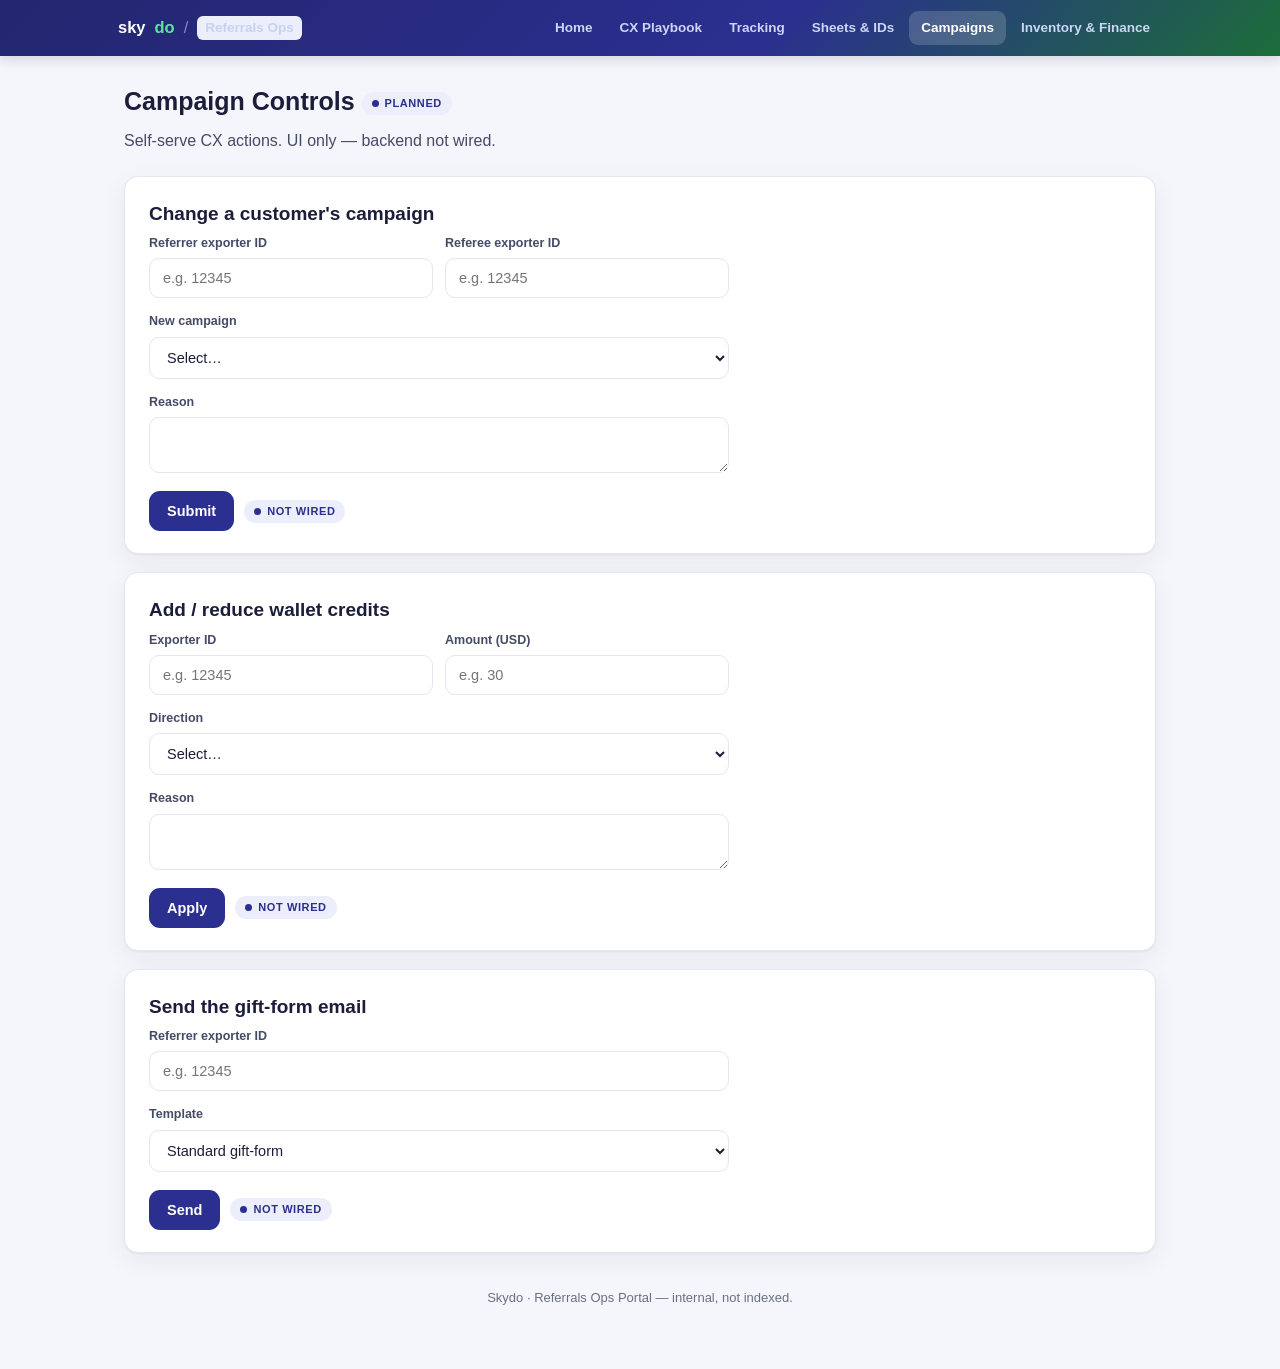
<file: campaigns.html>
<!DOCTYPE html>
<html lang="en">
<head>
<meta charset="UTF-8">
<meta name="viewport" content="width=device-width, initial-scale=1.0">
<meta name="robots" content="noindex, nofollow">
<meta name="referrer" content="no-referrer">
<title>Campaign Controls — Referrals Ops</title>
<link rel="stylesheet" href="assets/portal.css">
</head>
<body>

<nav class="portal-nav">
  <div class="pn-wrap">
    <a class="pn-brand" href="index.html"><span class="a">sky</span><span class="b">do</span><span class="sep">/</span><span class="tag">Referrals Ops</span></a>
    <div class="pn-links">
      <a href="index.html">Home</a>
      <a href="playbook.html">CX Playbook</a>
      <a href="sql-tracking.html">Tracking</a>
      <a href="sheets-and-ids.html">Sheets &amp; IDs</a>
      <a href="campaigns.html">Campaigns</a>
      <a href="inventory.html">Inventory &amp; Finance</a>
    </div>
  </div>
</nav>

<main class="wrap">
  <div class="page-head">
    <h1>Campaign Controls <span class="status planned" style="vertical-align:middle">Planned</span></h1>
    <p>Self-serve CX actions. UI only — backend not wired.</p>
  </div>

  <div class="panel">
    <h2>Change a customer's campaign</h2>
    <form class="ops-form" data-wip="Change campaign">
      <div class="two">
        <div class="fld"><label>Referrer exporter ID</label><input type="text" inputmode="numeric" placeholder="e.g. 12345"></div>
        <div class="fld"><label>Referee exporter ID</label><input type="text" inputmode="numeric" placeholder="e.g. 12345"></div>
      </div>
      <div class="fld"><label>New campaign</label>
        <select><option value="">Select…</option><option>This month · Coffee Machine</option><option>Alexa Echo Dot</option><option>Base · $30 / $30</option></select>
      </div>
      <div class="fld"><label>Reason</label><textarea rows="2"></textarea></div>
      <div class="form-actions"><button type="submit" class="btn-primary">Submit</button><span class="status planned">Not wired</span></div>
    </form>
  </div>

  <div class="panel">
    <h2>Add / reduce wallet credits</h2>
    <form class="ops-form" data-wip="Wallet credit adjustment">
      <div class="two">
        <div class="fld"><label>Exporter ID</label><input type="text" inputmode="numeric" placeholder="e.g. 12345"></div>
        <div class="fld"><label>Amount (USD)</label><input type="number" min="0" step="1" placeholder="e.g. 30"></div>
      </div>
      <div class="fld"><label>Direction</label><select><option value="">Select…</option><option>Add (+)</option><option>Reduce (−)</option></select></div>
      <div class="fld"><label>Reason</label><textarea rows="2"></textarea></div>
      <div class="form-actions"><button type="submit" class="btn-primary">Apply</button><span class="status planned">Not wired</span></div>
    </form>
  </div>

  <div class="panel">
    <h2>Send the gift-form email</h2>
    <form class="ops-form" data-wip="Send gift-form email">
      <div class="fld"><label>Referrer exporter ID</label><input type="text" inputmode="numeric" placeholder="e.g. 12345"></div>
      <div class="fld"><label>Template</label><select><option>Standard gift-form</option><option>Renewed (after campaign change)</option><option>Reminder</option></select></div>
      <div class="form-actions"><button type="submit" class="btn-primary">Send</button><span class="status planned">Not wired</span></div>
    </form>
  </div>
</main>

<footer>Skydo · Referrals Ops Portal — internal, not indexed.</footer>

<script src="assets/portal.js"></script>
</body>
</html>
</file>
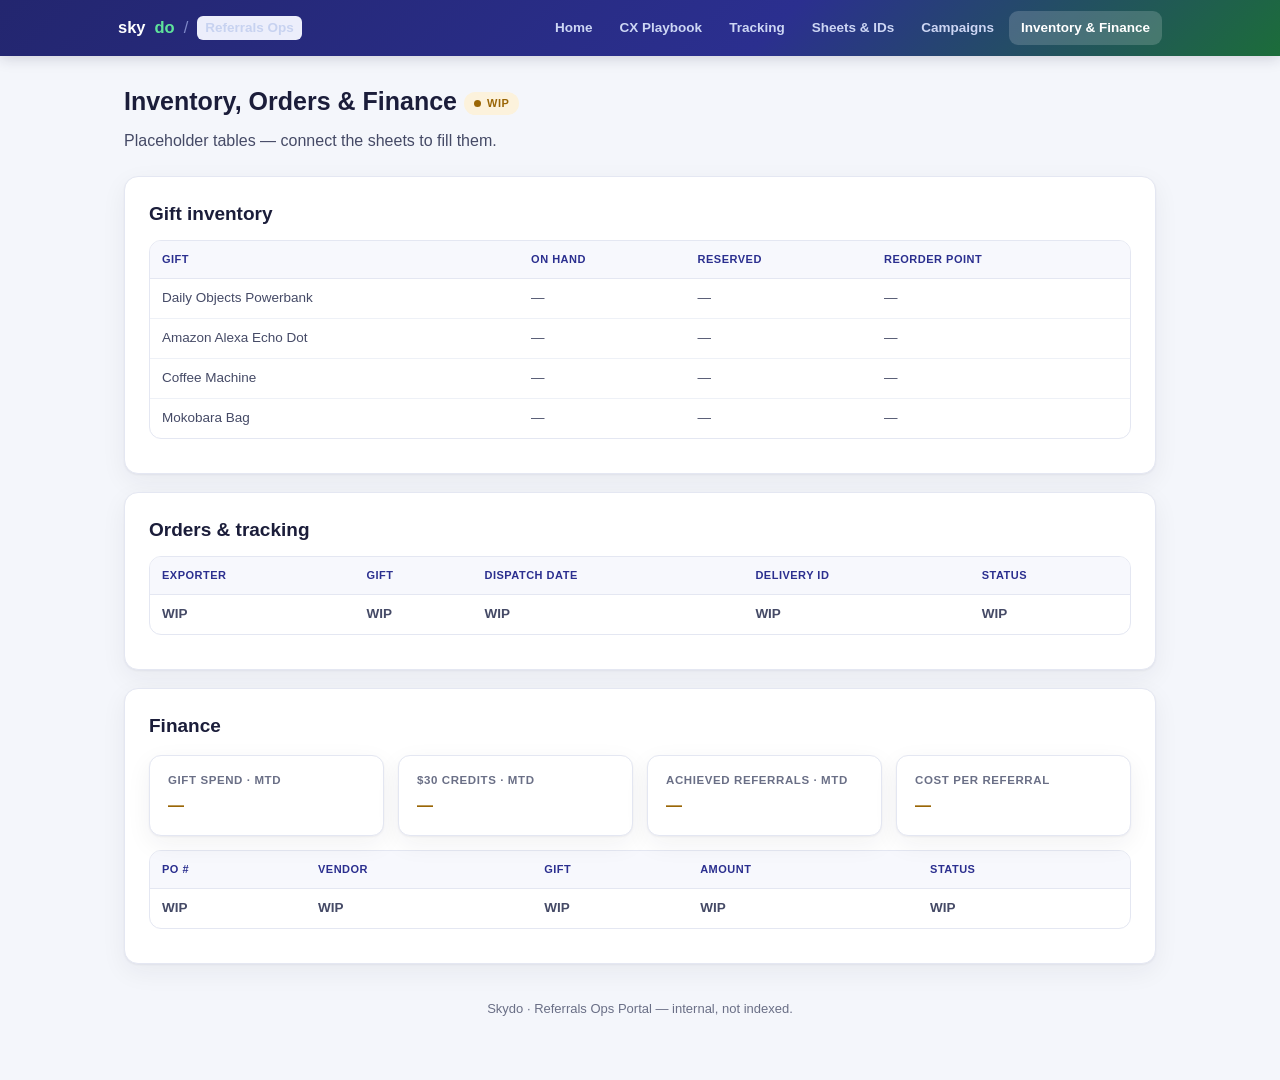
<file: inventory.html>
<!DOCTYPE html>
<html lang="en">
<head>
<meta charset="UTF-8">
<meta name="viewport" content="width=device-width, initial-scale=1.0">
<meta name="robots" content="noindex, nofollow">
<meta name="referrer" content="no-referrer">
<title>Inventory &amp; Finance — Referrals Ops</title>
<link rel="stylesheet" href="assets/portal.css">
</head>
<body>

<nav class="portal-nav">
  <div class="pn-wrap">
    <a class="pn-brand" href="index.html"><span class="a">sky</span><span class="b">do</span><span class="sep">/</span><span class="tag">Referrals Ops</span></a>
    <div class="pn-links">
      <a href="index.html">Home</a>
      <a href="playbook.html">CX Playbook</a>
      <a href="sql-tracking.html">Tracking</a>
      <a href="sheets-and-ids.html">Sheets &amp; IDs</a>
      <a href="campaigns.html">Campaigns</a>
      <a href="inventory.html">Inventory &amp; Finance</a>
    </div>
  </div>
</nav>

<main class="wrap">
  <div class="page-head">
    <h1>Inventory, Orders &amp; Finance <span class="status wip" style="vertical-align:middle">WIP</span></h1>
    <p>Placeholder tables — connect the sheets to fill them.</p>
  </div>

  <div class="panel" id="inventory">
    <h2>Gift inventory</h2>
    <div class="tbl-scroll">
      <table class="data">
        <thead><tr><th>Gift</th><th>On hand</th><th>Reserved</th><th>Reorder point</th></tr></thead>
        <tbody>
          <tr><td>Daily Objects Powerbank</td><td>—</td><td>—</td><td>—</td></tr>
          <tr><td>Amazon Alexa Echo Dot</td><td>—</td><td>—</td><td>—</td></tr>
          <tr><td>Coffee Machine</td><td>—</td><td>—</td><td>—</td></tr>
          <tr><td>Mokobara Bag</td><td>—</td><td>—</td><td>—</td></tr>
        </tbody>
      </table>
    </div>
  </div>

  <div class="panel" id="orders">
    <h2>Orders &amp; tracking</h2>
    <div class="tbl-scroll">
      <table class="data">
        <thead><tr><th>Exporter</th><th>Gift</th><th>Dispatch date</th><th>Delivery ID</th><th>Status</th></tr></thead>
        <tbody>
          <tr><td class="wipcell">WIP</td><td class="wipcell">WIP</td><td class="wipcell">WIP</td><td class="wipcell">WIP</td><td class="wipcell">WIP</td></tr>
        </tbody>
      </table>
    </div>
  </div>

  <div class="panel" id="finance">
    <h2>Finance</h2>
    <div class="stat-grid">
      <div class="stat"><div class="l">Gift spend · MTD</div><div class="v wipv">—</div></div>
      <div class="stat"><div class="l">$30 credits · MTD</div><div class="v wipv">—</div></div>
      <div class="stat"><div class="l">Achieved referrals · MTD</div><div class="v wipv">—</div></div>
      <div class="stat"><div class="l">Cost per referral</div><div class="v wipv">—</div></div>
    </div>
    <div class="tbl-scroll" style="margin-top:14px">
      <table class="data">
        <thead><tr><th>PO #</th><th>Vendor</th><th>Gift</th><th>Amount</th><th>Status</th></tr></thead>
        <tbody>
          <tr><td class="wipcell">WIP</td><td class="wipcell">WIP</td><td class="wipcell">WIP</td><td class="wipcell">WIP</td><td class="wipcell">WIP</td></tr>
        </tbody>
      </table>
    </div>
  </div>
</main>

<footer>Skydo · Referrals Ops Portal — internal, not indexed.</footer>

<script src="assets/portal.js"></script>
</body>
</html>
</file>
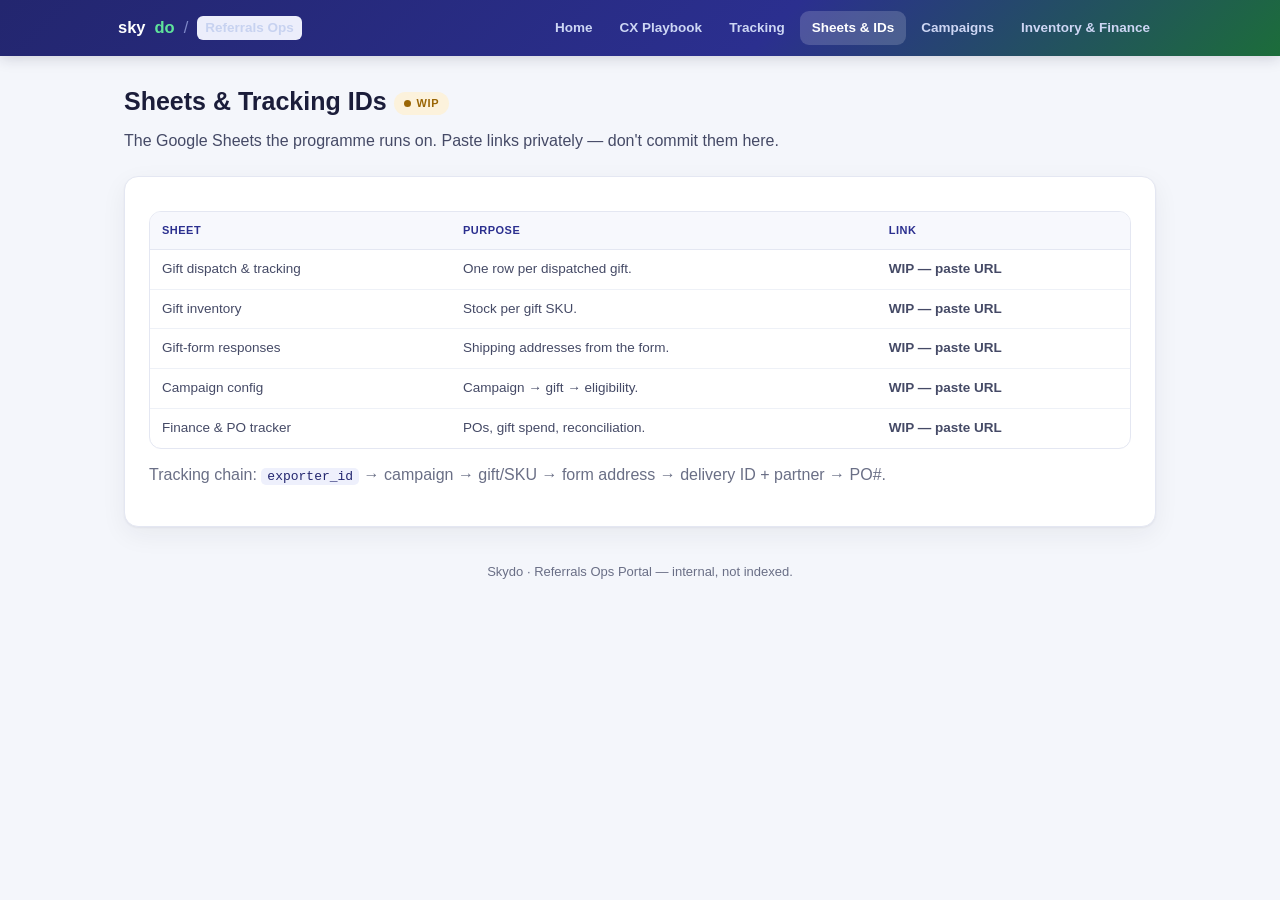
<file: sheets-and-ids.html>
<!DOCTYPE html>
<html lang="en">
<head>
<meta charset="UTF-8">
<meta name="viewport" content="width=device-width, initial-scale=1.0">
<meta name="robots" content="noindex, nofollow">
<meta name="referrer" content="no-referrer">
<title>Sheets &amp; Tracking IDs — Referrals Ops</title>
<link rel="stylesheet" href="assets/portal.css">
</head>
<body>

<nav class="portal-nav">
  <div class="pn-wrap">
    <a class="pn-brand" href="index.html"><span class="a">sky</span><span class="b">do</span><span class="sep">/</span><span class="tag">Referrals Ops</span></a>
    <div class="pn-links">
      <a href="index.html">Home</a>
      <a href="playbook.html">CX Playbook</a>
      <a href="sql-tracking.html">Tracking</a>
      <a href="sheets-and-ids.html">Sheets &amp; IDs</a>
      <a href="campaigns.html">Campaigns</a>
      <a href="inventory.html">Inventory &amp; Finance</a>
    </div>
  </div>
</nav>

<main class="wrap">
  <div class="page-head">
    <h1>Sheets &amp; Tracking IDs <span class="status wip" style="vertical-align:middle">WIP</span></h1>
    <p>The Google Sheets the programme runs on. Paste links privately — don't commit them here.</p>
  </div>

  <div class="panel">
    <div class="tbl-scroll">
      <table class="data">
        <thead><tr><th>Sheet</th><th>Purpose</th><th>Link</th></tr></thead>
        <tbody>
          <tr><td>Gift dispatch &amp; tracking</td><td>One row per dispatched gift.</td><td class="wipcell">WIP — paste URL</td></tr>
          <tr><td>Gift inventory</td><td>Stock per gift SKU.</td><td class="wipcell">WIP — paste URL</td></tr>
          <tr><td>Gift-form responses</td><td>Shipping addresses from the form.</td><td class="wipcell">WIP — paste URL</td></tr>
          <tr><td>Campaign config</td><td>Campaign → gift → eligibility.</td><td class="wipcell">WIP — paste URL</td></tr>
          <tr><td>Finance &amp; PO tracker</td><td>POs, gift spend, reconciliation.</td><td class="wipcell">WIP — paste URL</td></tr>
        </tbody>
      </table>
    </div>
    <p class="muted" style="margin-top:14px">Tracking chain: <code>exporter_id</code> → campaign → gift/SKU → form address → delivery ID + partner → PO#.</p>
  </div>
</main>

<footer>Skydo · Referrals Ops Portal — internal, not indexed.</footer>

<script src="assets/portal.js"></script>
</body>
</html>
</file>
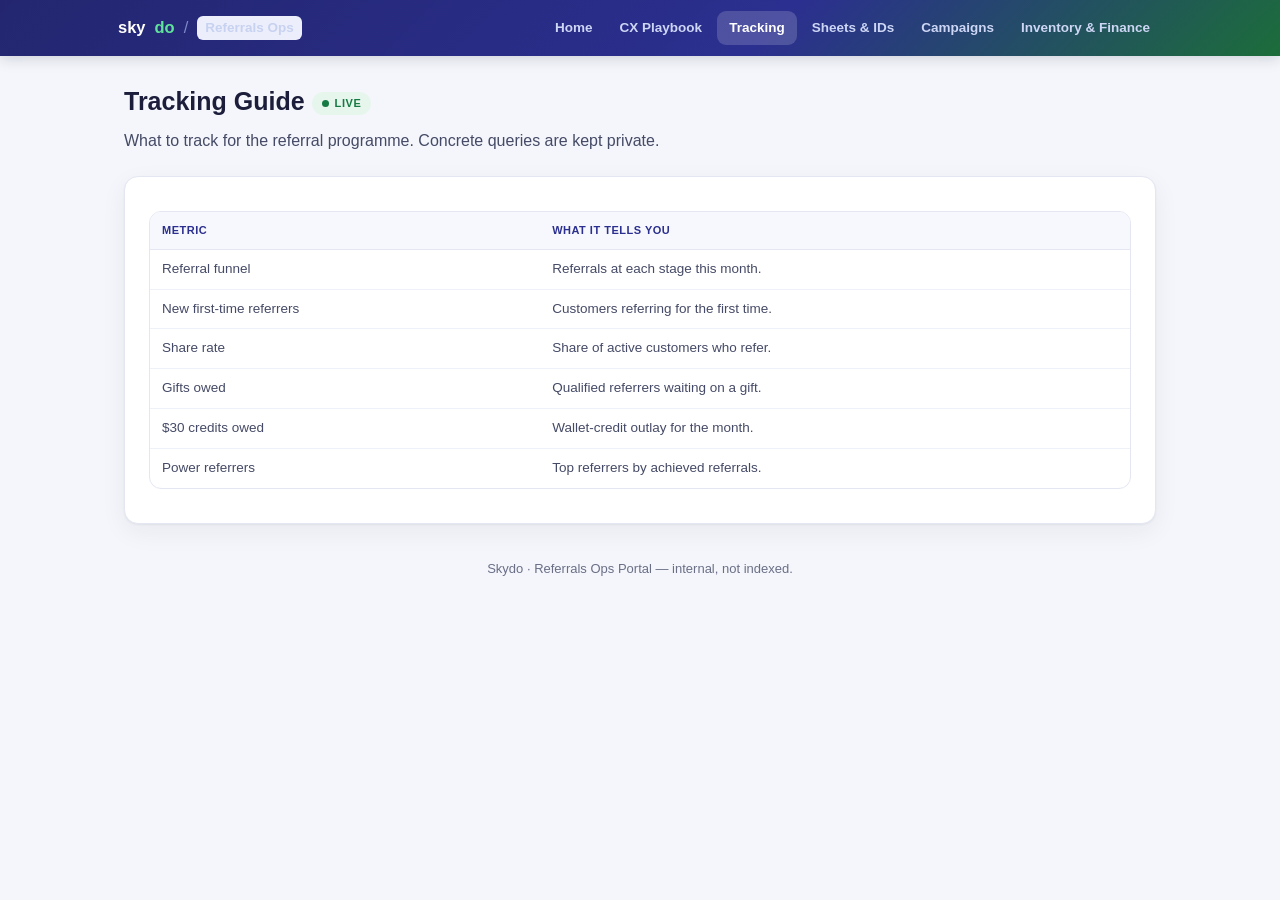
<file: sql-tracking.html>
<!DOCTYPE html>
<html lang="en">
<head>
<meta charset="UTF-8">
<meta name="viewport" content="width=device-width, initial-scale=1.0">
<meta name="robots" content="noindex, nofollow">
<meta name="referrer" content="no-referrer">
<title>Tracking Guide — Referrals Ops</title>
<link rel="stylesheet" href="assets/portal.css">
</head>
<body>

<nav class="portal-nav">
  <div class="pn-wrap">
    <a class="pn-brand" href="index.html"><span class="a">sky</span><span class="b">do</span><span class="sep">/</span><span class="tag">Referrals Ops</span></a>
    <div class="pn-links">
      <a href="index.html">Home</a>
      <a href="playbook.html">CX Playbook</a>
      <a href="sql-tracking.html">Tracking</a>
      <a href="sheets-and-ids.html">Sheets &amp; IDs</a>
      <a href="campaigns.html">Campaigns</a>
      <a href="inventory.html">Inventory &amp; Finance</a>
    </div>
  </div>
</nav>

<main class="wrap">
  <div class="page-head">
    <h1>Tracking Guide <span class="status live" style="vertical-align:middle">Live</span></h1>
    <p>What to track for the referral programme. Concrete queries are kept private.</p>
  </div>

  <div class="panel">
    <div class="tbl-scroll">
      <table class="data">
        <thead><tr><th>Metric</th><th>What it tells you</th></tr></thead>
        <tbody>
          <tr><td>Referral funnel</td><td>Referrals at each stage this month.</td></tr>
          <tr><td>New first-time referrers</td><td>Customers referring for the first time.</td></tr>
          <tr><td>Share rate</td><td>Share of active customers who refer.</td></tr>
          <tr><td>Gifts owed</td><td>Qualified referrers waiting on a gift.</td></tr>
          <tr><td>$30 credits owed</td><td>Wallet-credit outlay for the month.</td></tr>
          <tr><td>Power referrers</td><td>Top referrers by achieved referrals.</td></tr>
        </tbody>
      </table>
    </div>
  </div>
</main>

<footer>Skydo · Referrals Ops Portal — internal, not indexed.</footer>

<script src="assets/portal.js"></script>
</body>
</html>
</file>
<file: assets/portal.css>
/* ============================================================
   Referrals Ops Portal — shared design system
   Tokens + component styles lifted from the CX playbook
   (index.html/playbook.html) so every module looks like one product.
   Module pages link this file; the playbook stays self-contained.
   ============================================================ */
:root{
  --blue:#2b2f8f; --blue-d:#23266f; --green:#1a9a4e; --green-d:#147a3f;
  --ink:#1b1d3a; --ink-soft:#454a66; --muted:#6a6f86;
  --bg:#f4f6fb; --card:#ffffff; --line:#e4e7f2;
  --ok:#157a43; --ok-bg:#e7f6ec;
  --warn:#9a6606; --warn-bg:#fcf2dc;
  --plan:#2b2f8f; --plan-bg:#eceefb;
  --ref:#2b2f8f; --ref-bg:#eceefb;
  --hi:#fff3a8;
  --radius:14px;
  --shadow:0 1px 2px rgba(27,29,58,.05),0 8px 26px rgba(27,29,58,.06);
  --mono:"SF Mono",ui-monospace,Menlo,Consolas,"Liberation Mono",monospace;
}
*{box-sizing:border-box}
html{scroll-behavior:smooth}
body{margin:0; background:var(--bg); color:var(--ink);
  font-family:-apple-system,BlinkMacSystemFont,"Segoe UI",Inter,Roboto,Helvetica,Arial,sans-serif;
  line-height:1.55; -webkit-font-smoothing:antialiased;}
a{color:var(--blue); text-decoration:none}
a:hover{text-decoration:underline}
code{background:#eef0fc; color:var(--blue-d); border-radius:5px; padding:1px 6px; font-size:13px; font-family:var(--mono)}
.wrap{max-width:1080px; margin:0 auto; padding:0 24px}
.muted{color:var(--muted)}
.kicker{display:block; font-size:11.5px; letter-spacing:1.2px; text-transform:uppercase; color:var(--green-d); margin-bottom:6px; font-weight:700}

/* ---------- Top navigation ---------- */
.portal-nav{position:sticky; top:0; z-index:80;
  background:linear-gradient(135deg,#23266f 0%,#2b2f8f 60%,#1c6d3a 100%);
  box-shadow:0 2px 14px rgba(27,29,58,.18)}
.pn-wrap{max-width:1080px; margin:0 auto; padding:6px 18px; display:flex; align-items:center; gap:14px; min-height:56px; flex-wrap:wrap}
.pn-brand{display:flex; align-items:center; gap:9px; font-weight:800; font-size:16.5px; color:#fff; white-space:nowrap}
.pn-brand:hover{text-decoration:none}
.pn-brand .a{color:#fff}.pn-brand .b{color:#5fe39b}
.pn-brand .sep{color:#7f88c8; font-weight:500}
.pn-brand .tag{color:#c7d2f0; font-weight:600; font-size:13.5px}
.pn-links{display:flex; gap:3px; margin-left:auto; flex-wrap:wrap}
.pn-links a{color:#cdd6f4; padding:7px 12px; border-radius:9px; font-size:13.5px; font-weight:600}
.pn-links a:hover{color:#fff; background:rgba(255,255,255,.10); text-decoration:none}
.pn-links a.active{color:#fff; background:rgba(255,255,255,.17)}

/* ---------- Hero ---------- */
.ops-hero{background:linear-gradient(135deg,#23266f 0%,#2b2f8f 52%,#147a3f 100%); color:#eef3ff; padding:34px 0 30px}
.ops-hero .logo-chip{display:inline-flex; background:#fff; padding:9px 16px; border-radius:12px; box-shadow:0 2px 10px rgba(0,0,0,.10)}
.ops-hero .skydo-logo{height:32px; width:auto; display:block}
.ops-hero h1{margin:16px 0 8px; font-size:29px; line-height:1.18; color:#fff; font-weight:750}
.ops-hero p.sub{margin:0; color:#c7d2f0; max-width:780px; font-size:15px}
.meta-row{margin-top:16px; display:flex; flex-wrap:wrap; gap:8px}
.meta-row .pill{background:rgba(255,255,255,.10); border:1px solid rgba(255,255,255,.18); color:#e4ecff; padding:5px 12px; border-radius:999px; font-size:12.5px}
.meta-row .pill.v{background:var(--green); border-color:var(--green); color:#fff; font-weight:700}

/* page heading (module pages, below nav) */
.page-head{padding:26px 0 4px}
.page-head h1{margin:0; font-size:25px; color:var(--ink); font-weight:750}
.page-head p{margin:8px 0 0; color:var(--ink-soft); max-width:820px}

/* ---------- Panels ---------- */
main{padding-bottom:10px}
.panel{background:var(--card); border:1px solid var(--line); border-radius:var(--radius); box-shadow:var(--shadow); padding:22px 24px; margin:18px 0}
.panel h2{margin:0 0 4px; font-size:19px; color:var(--ink)}
.panel p.lead{color:var(--ink-soft); margin:8px 0 4px}
.panel.gold{border:1.5px solid #bfe0cd; background:linear-gradient(180deg,#ffffff 0%,#f5fbf7 100%)}
.panel>h3{margin:18px 0 6px; font-size:15px; color:var(--ink)}

/* ---------- Status badges ---------- */
.status{display:inline-flex; align-items:center; gap:6px; font-size:11px; font-weight:800; letter-spacing:.6px; text-transform:uppercase; padding:3px 10px; border-radius:999px; white-space:nowrap}
.status::before{content:""; width:7px; height:7px; border-radius:50%; background:currentColor}
.status.live{background:var(--ok-bg); color:var(--ok)}
.status.wip{background:var(--warn-bg); color:var(--warn)}
.status.planned{background:var(--plan-bg); color:var(--plan)}

/* ---------- Module grid (dashboard) ---------- */
.mod-grid{display:grid; grid-template-columns:repeat(auto-fill,minmax(300px,1fr)); gap:16px; margin:18px 0 6px}
.mod-card{display:flex; flex-direction:column; gap:9px; background:var(--card); border:1px solid var(--line); border-radius:var(--radius); box-shadow:var(--shadow); padding:20px; color:inherit; transition:transform .14s, border-color .14s, box-shadow .14s}
.mod-card:hover{border-color:var(--blue); transform:translateY(-2px); text-decoration:none; box-shadow:0 6px 22px rgba(27,29,58,.12)}
.mod-card .row1{display:flex; align-items:center; gap:10px}
.mod-card .ic{font-size:22px; line-height:1}
.mod-card h3{margin:0; font-size:16.5px; color:var(--ink); flex:1}
.mod-card p{margin:0; color:var(--ink-soft); font-size:14px; flex:1}
.mod-card .go{margin-top:2px; font-size:13px; font-weight:700; color:var(--blue)}
.mod-card.soon{opacity:.96}

/* ---------- WIP banner ---------- */
.wip-banner{display:flex; gap:12px; align-items:flex-start; background:var(--warn-bg); border:1px solid #f1d9a6; color:#7a4d05; border-radius:12px; padding:14px 16px; margin:18px 0}
.wip-banner.plan{background:var(--plan-bg); border-color:#d3d8f4; color:#33365e}
.wip-banner .ic{font-size:19px; line-height:1.3}
.wip-banner b{color:inherit}
.wip-banner .body{font-size:14px}

/* ---------- Callouts (from playbook) ---------- */
.callout{border-radius:11px; padding:12px 15px; font-size:14px; margin:14px 0}
.callout .h{font-weight:800; font-size:11.5px; letter-spacing:1px; text-transform:uppercase; margin-bottom:5px}
.callout.warn{background:var(--warn-bg); border:1px solid #f1d9a6; color:#7a4d05}
.callout.warn .h{color:var(--warn)}
.callout.idea{background:#eef0fc; border:1px solid #d3d8f4; color:#33365e}
.callout.idea .h{color:var(--blue)}
.callout.case{background:#f3faf5; border:1px solid #cfead8; color:#2c4a38}
.callout.case .h{color:var(--green-d)}

/* ---------- Toolbox + map table (from playbook) ---------- */
.toolbox{background:#f3f6fd; border:1px solid #d9e0f5; border-radius:11px; padding:13px 16px; margin-top:12px; font-size:14.5px; color:var(--ink-soft)}
.toolbox .h{font-weight:800; font-size:11.5px; letter-spacing:.8px; text-transform:uppercase; color:var(--blue); margin-bottom:6px}
.toolbox a{font-weight:650; word-break:break-word}
table.map{width:100%; border-collapse:collapse; margin-top:8px; font-size:14px}
table.map th{text-align:left; font-size:11.5px; letter-spacing:.8px; text-transform:uppercase; color:var(--blue); padding:6px 10px; border-bottom:1.5px solid #d9e0f5}
table.map td{padding:8px 10px; border-bottom:1px solid #e6eaf7; color:var(--ink-soft); vertical-align:top}
table.map td code{background:#eef0fc; color:var(--blue-d)}

/* ---------- Data tables ---------- */
.tbl-scroll{overflow-x:auto; border:1px solid var(--line); border-radius:12px; margin:12px 0}
table.data{width:100%; border-collapse:collapse; font-size:13.5px; min-width:640px}
table.data th{text-align:left; font-size:11px; letter-spacing:.5px; text-transform:uppercase; color:var(--blue); padding:10px 12px; border-bottom:1.5px solid var(--line); background:#f7f8fd; white-space:nowrap}
table.data td{padding:9px 12px; border-bottom:1px solid #eef1f7; color:var(--ink-soft); vertical-align:top}
table.data tr:last-child td{border-bottom:none}
table.data tbody tr:hover td,table.data tr:hover td{background:#fafbff}
table.data td code{background:#eef0fc; color:var(--blue-d)}
.wipcell{color:var(--warn); font-weight:600}

/* ---------- SQL query cards ---------- */
.sqlq{border:1px solid var(--line); border-radius:12px; margin:16px 0; overflow:hidden; background:#fff; box-shadow:var(--shadow)}
.sqlq>.head{display:flex; align-items:flex-start; gap:12px; padding:13px 16px; background:#f3f6fd; border-bottom:1px solid #d9e0f5}
.sqlq>.head .meta{flex:1; min-width:0}
.sqlq>.head .t{font-weight:700; font-size:15px; color:var(--ink)}
.sqlq>.head .d{font-size:13px; color:var(--ink-soft); margin-top:3px}
.sqlq>.head .tables{margin-top:6px; display:flex; flex-wrap:wrap; gap:5px}
.sqlq .tables code{font-size:11.5px; background:#e7ecff; color:var(--blue-d)}
.sqlq pre{margin:0; padding:15px 16px; overflow-x:auto; background:#0f1226; color:#e7ecff; font-size:12.7px; line-height:1.55; font-family:var(--mono)}
.sqlq pre code{background:none; color:inherit; padding:0; font-size:inherit}
.sqlq .foot{padding:10px 16px; border-top:1px solid var(--line); background:#fafbff; font-size:12.7px; color:var(--muted); display:flex; gap:10px; align-items:center; flex-wrap:wrap}

/* copy button */
.copy{border:1px solid var(--line); background:#fff; color:var(--ink-soft); padding:6px 11px; border-radius:8px; font-size:12.5px; cursor:pointer; font-weight:600; white-space:nowrap}
.copy:hover{border-color:var(--blue); color:var(--blue)}
.copy.done{border-color:var(--green); color:var(--green-d)}

/* ---------- Buttons ---------- */
.btn{border:1px solid var(--line); background:#fff; color:var(--ink-soft); padding:11px 15px; border-radius:11px; font-size:13.5px; cursor:pointer; font-weight:600; text-decoration:none; display:inline-block}
.btn:hover{border-color:var(--blue); color:var(--blue); text-decoration:none}
.btn-primary{background:var(--blue); color:#fff; border:none; padding:12px 18px; border-radius:11px; font-weight:700; font-size:14.5px; cursor:pointer}
.btn-primary:hover{background:var(--blue-d)}
.btn-primary:disabled,.btn-primary[disabled]{background:#b7bce0; cursor:not-allowed}

/* ---------- Forms (self-serve action provisions) ---------- */
.ops-form{display:grid; gap:14px; max-width:580px; margin-top:6px}
.ops-form .two{display:grid; grid-template-columns:1fr 1fr; gap:12px}
.fld{display:flex; flex-direction:column; gap:5px}
.fld label{font-size:12.5px; font-weight:700; color:var(--ink-soft)}
.fld label .req{color:#c23}
.fld input,.fld select,.fld textarea{padding:11px 13px; border:1.5px solid var(--line); border-radius:10px; font-size:14.5px; font-family:inherit; background:#fff; color:var(--ink)}
.fld input:focus,.fld select:focus,.fld textarea:focus{outline:none; border-color:var(--blue); box-shadow:0 0 0 4px rgba(43,47,143,.12)}
.fld input:disabled,.fld select:disabled,.fld textarea:disabled{background:#f4f6fb; color:var(--muted); cursor:not-allowed}
.fld .hint{font-size:11.5px; color:var(--muted)}
.form-actions{display:flex; gap:10px; align-items:center; margin-top:4px; flex-wrap:wrap}

/* ---------- Stat cards (finance) ---------- */
.stat-grid{display:grid; grid-template-columns:repeat(auto-fill,minmax(200px,1fr)); gap:14px; margin:14px 0}
.stat{background:var(--card); border:1px solid var(--line); border-radius:12px; padding:16px 18px; box-shadow:var(--shadow)}
.stat .l{font-size:11.5px; letter-spacing:.6px; text-transform:uppercase; color:var(--muted); font-weight:700}
.stat .v{font-size:24px; font-weight:800; color:var(--ink); margin-top:5px}
.stat .v.wipv{color:var(--warn); font-size:16px; font-weight:700; letter-spacing:.3px}
.stat .s{font-size:12px; color:var(--muted); margin-top:3px}

/* ---------- Misc ---------- */
.tag{display:inline-block; font-size:11px; font-weight:700; background:var(--ref-bg); color:var(--ref); padding:2px 8px; border-radius:6px}
ul.clean{margin:6px 0 0; padding-left:20px} ul.clean li{margin:5px 0; color:var(--ink-soft)}
.divider{height:1px; background:var(--line); margin:22px 0}
footer{max-width:1080px; margin:34px auto 60px; padding:0 24px; color:var(--muted); font-size:13px; text-align:center; line-height:1.7}
footer a{font-weight:600}

@media (max-width:640px){
  .ops-hero h1{font-size:23px}
  .page-head h1{font-size:21px}
  .ops-form .two{grid-template-columns:1fr}
  .pn-links{gap:1px}
  .pn-links a{padding:6px 9px; font-size:13px}
}
</file>
